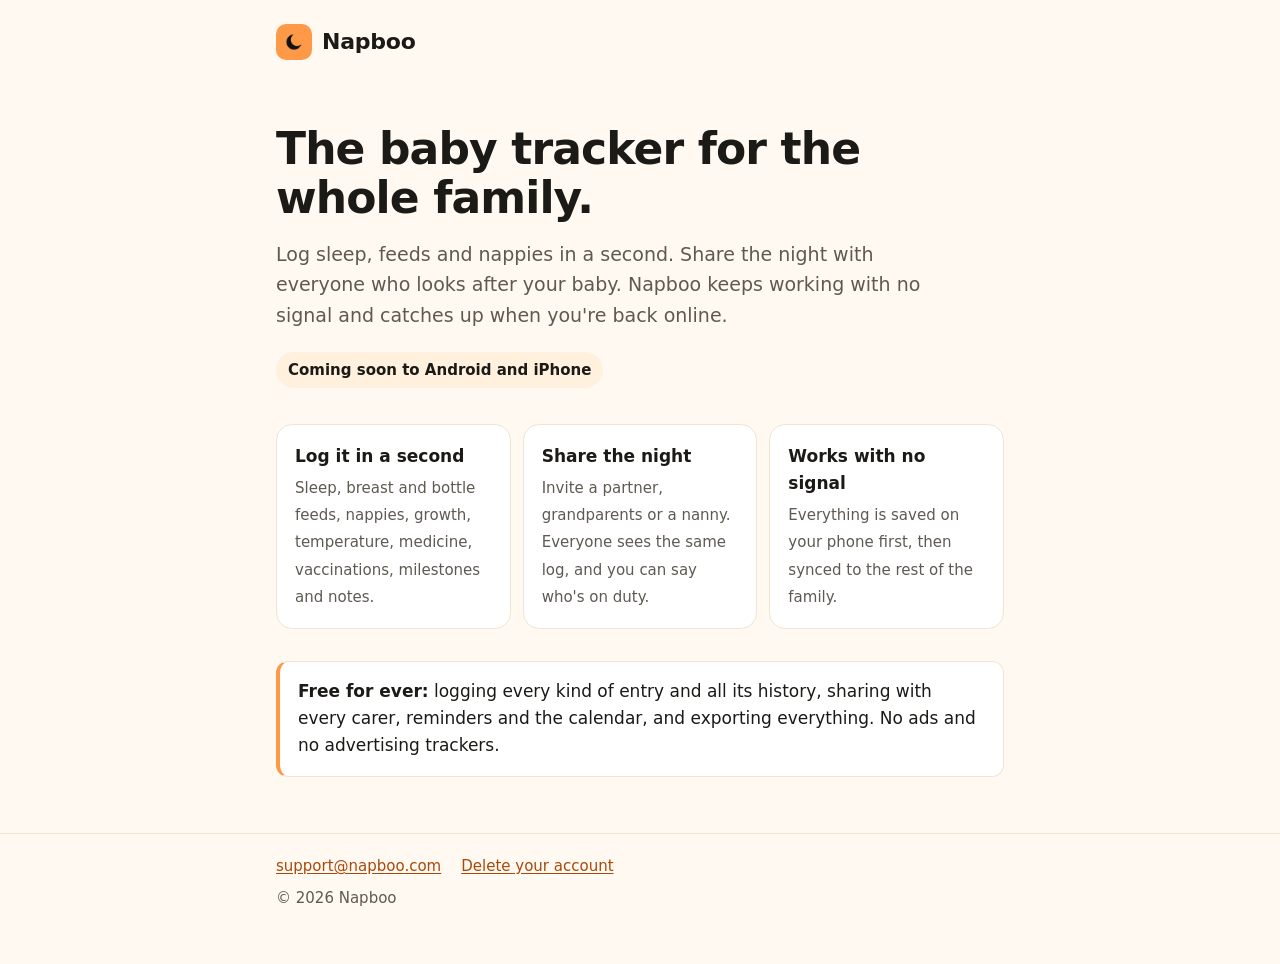
<file: index.html>
<!doctype html>
<html lang="en-GB">
<head>
<meta charset="utf-8">
<meta name="viewport" content="width=device-width,initial-scale=1">
<title>Napboo, the baby tracker for the whole family</title>
<meta name="description" content="Log sleep, feeds and nappies in a second, share the night with everyone who looks after your baby, and keep going with no signal.">
<meta name="theme-color" content="#FE9947">
<link rel="icon" type="image/png" href="favicon.png">
<link rel="apple-touch-icon" href="apple-touch-icon.png">
<link rel="stylesheet" href="site.css">
</head>
<body>
<header class="site">
  <div class="wrap">
    <a class="brand" href="./"><img src="icon-192.png" alt="" width="36" height="36">Napboo</a>
  </div>
</header>
<main>
  <div class="wrap">
    <h1>The baby tracker for the whole family.</h1>
    <p class="lede">Log sleep, feeds and nappies in a second. Share the night with everyone
    who looks after your baby. Napboo keeps working with no signal and catches up when
    you're back online.</p>
    <p class="status">Coming soon to Android and iPhone</p>

    <ul class="features">
      <li><strong>Log it in a second</strong>
        <span>Sleep, breast and bottle feeds, nappies, growth, temperature, medicine,
        vaccinations, milestones and notes.</span></li>
      <li><strong>Share the night</strong>
        <span>Invite a partner, grandparents or a nanny. Everyone sees the same log,
        and you can say who's on duty.</span></li>
      <li><strong>Works with no signal</strong>
        <span>Everything is saved on your phone first, then synced to the rest of the
        family.</span></li>
    </ul>

    <div class="free">
      <p><strong>Free for ever:</strong> logging every kind of entry and all its history,
      sharing with every carer, reminders and the calendar, and exporting everything.
      No ads and no advertising trackers.</p>
    </div>
  </div>
</main>
<footer class="site">
  <div class="wrap">
    <nav aria-label="Footer">
      <a href="mailto:support@napboo.com">support@napboo.com</a>
      <a href="delete-account.html">Delete your account</a>
    </nav>
    <p>&copy; 2026 Napboo</p>
  </div>
</footer>
</body>
</html>
</file>
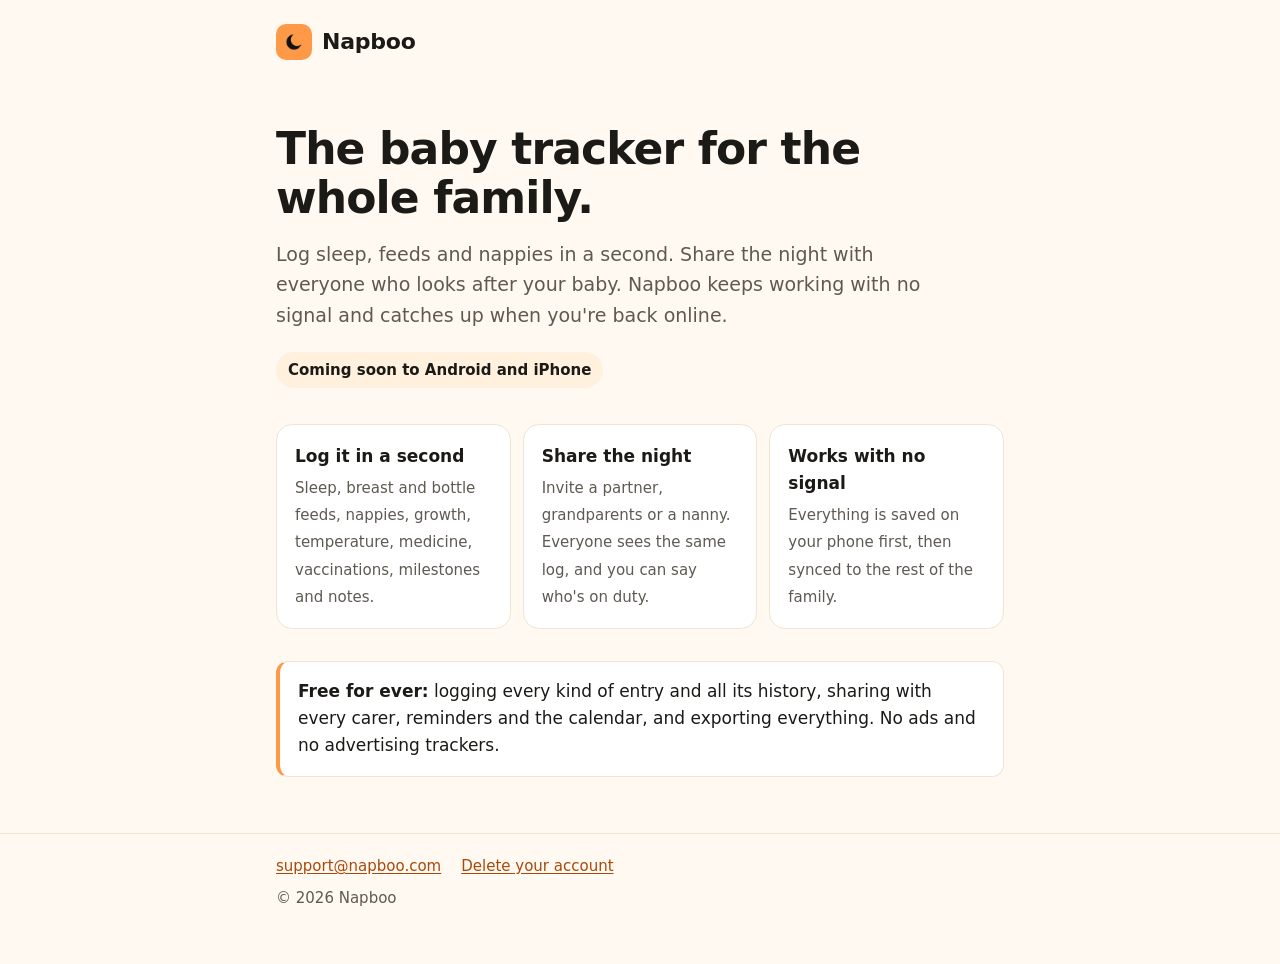
<file: public/index.html>
<!doctype html>
<html lang="en-GB">
<head>
<meta charset="utf-8">
<meta name="viewport" content="width=device-width,initial-scale=1">
<title>Napboo, the baby tracker for the whole family</title>
<meta name="description" content="Log sleep, feeds and nappies in a second, share the night with everyone who looks after your baby, and keep going with no signal.">
<meta name="theme-color" content="#FE9947">
<link rel="alternate" hreflang="en-GB" href="https://napboo.co.uk/">
<link rel="alternate" hreflang="en" href="https://napboo.com/">
<link rel="alternate" hreflang="x-default" href="https://napboo.com/">
<link rel="icon" type="image/png" href="favicon.png">
<link rel="apple-touch-icon" href="apple-touch-icon.png">
<link rel="stylesheet" href="site.css">
</head>
<body>
<header class="site">
  <div class="wrap">
    <a class="brand" href="./"><img src="icon-192.png" alt="" width="36" height="36">Napboo</a>
  </div>
</header>
<main>
  <div class="wrap">
    <h1>The baby tracker for the whole family.</h1>
    <p class="lede">Log sleep, feeds and nappies in a second. Share the night with everyone
    who looks after your baby. Napboo keeps working with no signal and catches up when
    you're back online.</p>
    <p class="status">Coming soon to Android and iPhone</p>

    <ul class="features">
      <li><strong>Log it in a second</strong>
        <span>Sleep, breast and bottle feeds, nappies, growth, temperature, medicine,
        vaccinations, milestones and notes.</span></li>
      <li><strong>Share the night</strong>
        <span>Invite a partner, grandparents or a nanny. Everyone sees the same log,
        and you can say who's on duty.</span></li>
      <li><strong>Works with no signal</strong>
        <span>Everything is saved on your phone first, then synced to the rest of the
        family.</span></li>
    </ul>

    <div class="free">
      <p><strong>Free for ever:</strong> logging every kind of entry and all its history,
      sharing with every carer, reminders and the calendar, and exporting everything.
      No ads and no advertising trackers.</p>
    </div>
  </div>
</main>
<footer class="site">
  <div class="wrap">
    <nav aria-label="Footer">
      <a href="mailto:support@napboo.com">support@napboo.com</a>
      <a href="delete-account">Delete your account</a>
    </nav>
    <p>&copy; 2026 Napboo</p>
  </div>
</footer>
</body>
</html>
</file>
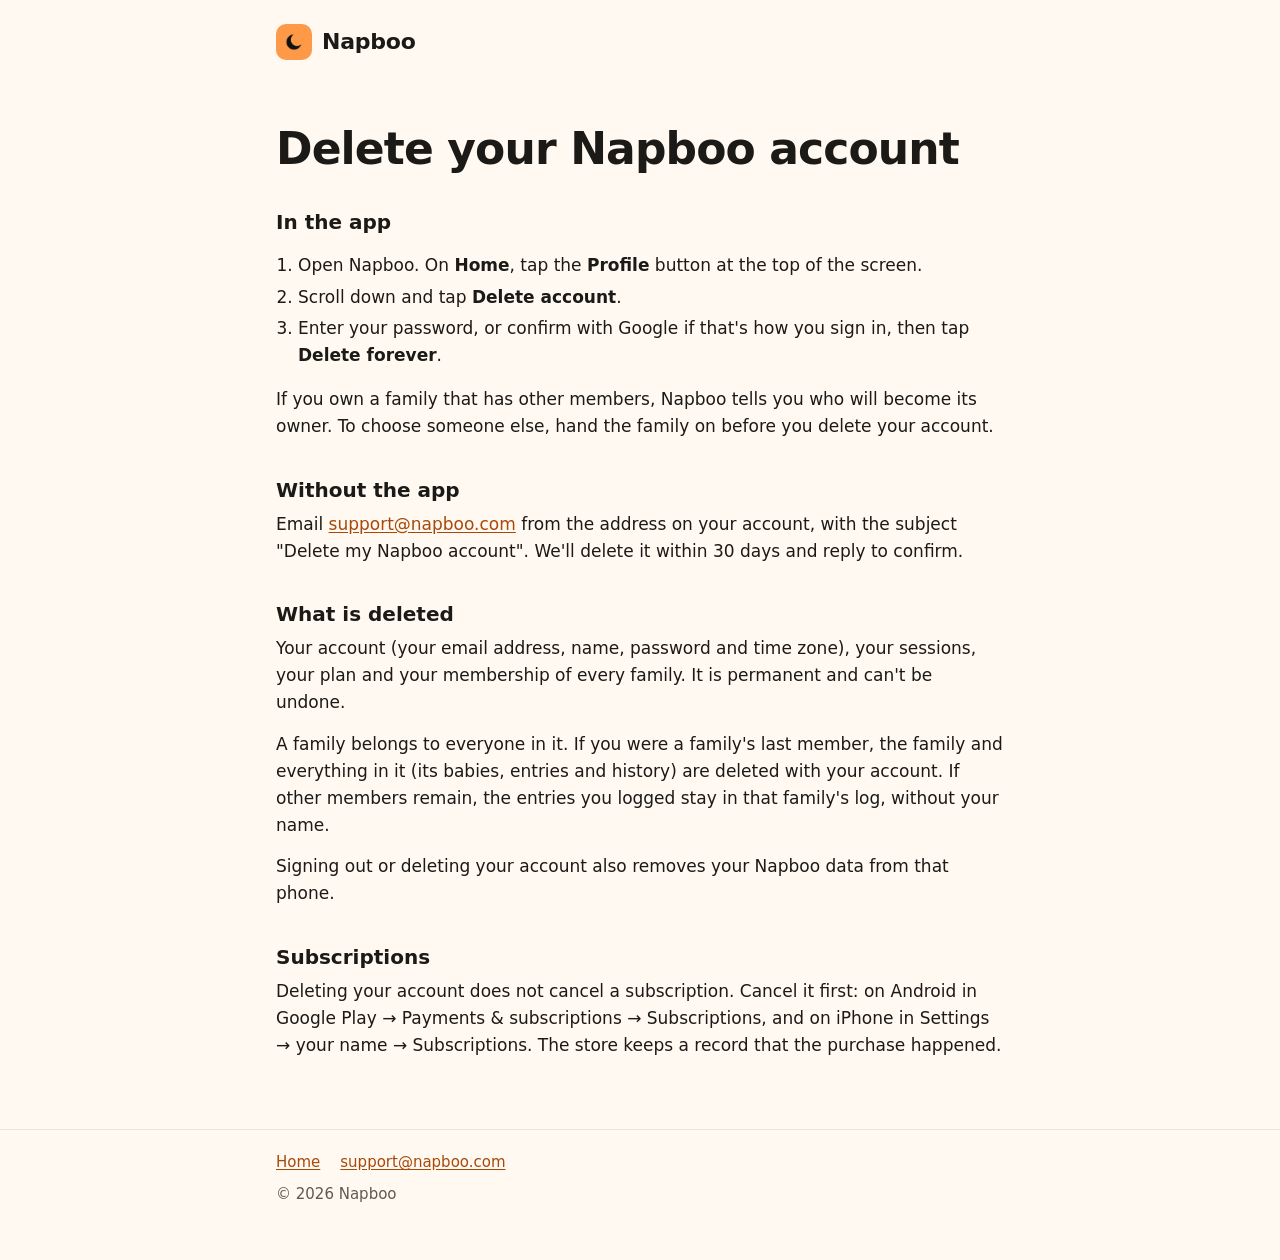
<file: delete-account.html>
<!doctype html>
<html lang="en-GB">
<head>
<meta charset="utf-8">
<meta name="viewport" content="width=device-width,initial-scale=1">
<title>Delete your Napboo account</title>
<meta name="description" content="How to delete your Napboo account and what happens to your data.">
<meta name="theme-color" content="#FE9947">
<link rel="icon" type="image/png" href="favicon.png">
<link rel="apple-touch-icon" href="apple-touch-icon.png">
<link rel="stylesheet" href="site.css">
</head>
<body>
<header class="site">
  <div class="wrap">
    <a class="brand" href="./"><img src="icon-192.png" alt="" width="36" height="36">Napboo</a>
  </div>
</header>
<main>
  <div class="wrap">
    <h1>Delete your Napboo account</h1>

    <h2>In the app</h2>
    <ol>
      <li>Open Napboo. On <strong>Home</strong>, tap the <strong>Profile</strong> button at
      the top of the screen.</li>
      <li>Scroll down and tap <strong>Delete account</strong>.</li>
      <li>Enter your password, or confirm with Google if that's how you sign in, then tap
      <strong>Delete forever</strong>.</li>
    </ol>
    <p>If you own a family that has other members, Napboo tells you who will become its
    owner. To choose someone else, hand the family on before you delete your account.</p>

    <h2>Without the app</h2>
    <p>Email <a href="mailto:support@napboo.com?subject=Delete%20my%20Napboo%20account">support@napboo.com</a>
    from the address on your account, with the subject "Delete my Napboo account". We'll
    delete it within 30 days and reply to confirm.</p>

    <h2>What is deleted</h2>
    <p>Your account (your email address, name, password and time zone), your sessions,
    your plan and your membership of every family. It is permanent and can't be undone.</p>
    <p>A family belongs to everyone in it. If you were a family's last member, the family
    and everything in it (its babies, entries and history) are deleted with your account.
    If other members remain, the entries you logged stay in that family's log, without
    your name.</p>
    <p>Signing out or deleting your account also removes your Napboo data from that phone.</p>

    <h2>Subscriptions</h2>
    <p>Deleting your account does not cancel a subscription. Cancel it first: on Android in
    Google Play &rarr; Payments &amp; subscriptions &rarr; Subscriptions, and on iPhone in
    Settings &rarr; your name &rarr; Subscriptions. The store keeps a record that the
    purchase happened.</p>
  </div>
</main>
<footer class="site">
  <div class="wrap">
    <nav aria-label="Footer">
      <a href="./">Home</a>
      <a href="mailto:support@napboo.com">support@napboo.com</a>
    </nav>
    <p>&copy; 2026 Napboo</p>
  </div>
</footer>
</body>
</html>
</file>
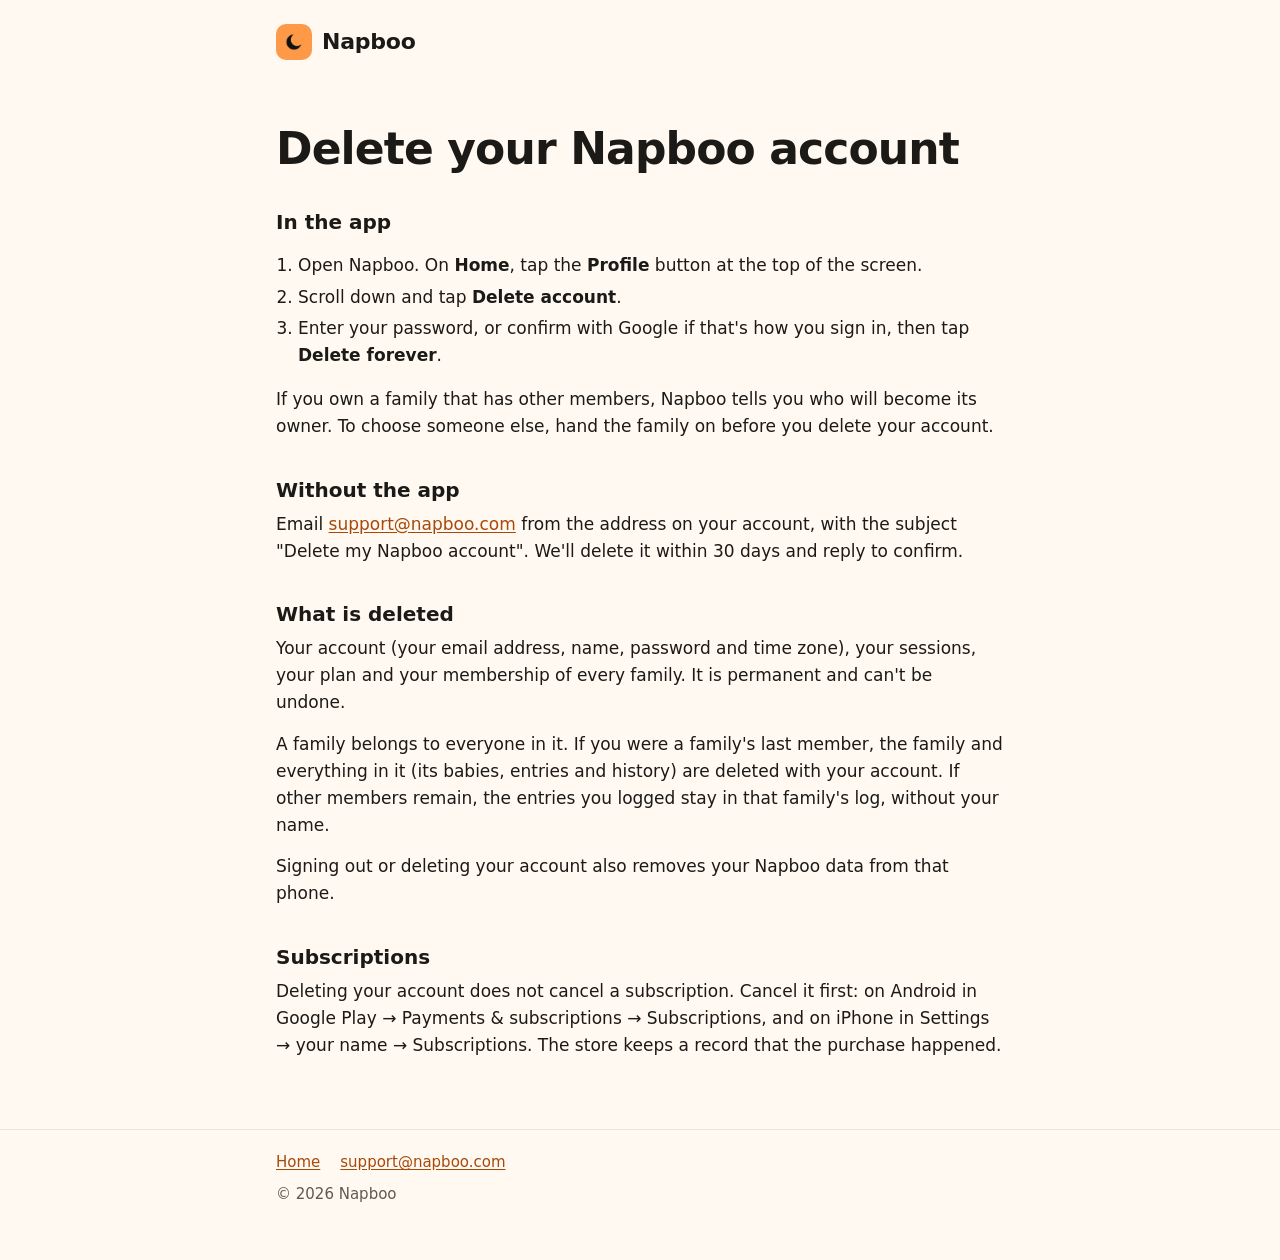
<file: public/delete-account.html>
<!doctype html>
<html lang="en-GB">
<head>
<meta charset="utf-8">
<meta name="viewport" content="width=device-width,initial-scale=1">
<title>Delete your Napboo account</title>
<meta name="description" content="How to delete your Napboo account and what happens to your data.">
<meta name="theme-color" content="#FE9947">
<link rel="alternate" hreflang="en-GB" href="https://napboo.co.uk/delete-account">
<link rel="alternate" hreflang="en" href="https://napboo.com/delete-account">
<link rel="alternate" hreflang="x-default" href="https://napboo.com/delete-account">
<link rel="icon" type="image/png" href="favicon.png">
<link rel="apple-touch-icon" href="apple-touch-icon.png">
<link rel="stylesheet" href="site.css">
</head>
<body>
<header class="site">
  <div class="wrap">
    <a class="brand" href="./"><img src="icon-192.png" alt="" width="36" height="36">Napboo</a>
  </div>
</header>
<main>
  <div class="wrap">
    <h1>Delete your Napboo account</h1>

    <h2>In the app</h2>
    <ol>
      <li>Open Napboo. On <strong>Home</strong>, tap the <strong>Profile</strong> button at
      the top of the screen.</li>
      <li>Scroll down and tap <strong>Delete account</strong>.</li>
      <li>Enter your password, or confirm with Google if that's how you sign in, then tap
      <strong>Delete forever</strong>.</li>
    </ol>
    <p>If you own a family that has other members, Napboo tells you who will become its
    owner. To choose someone else, hand the family on before you delete your account.</p>

    <h2>Without the app</h2>
    <p>Email <a href="mailto:support@napboo.com?subject=Delete%20my%20Napboo%20account">support@napboo.com</a>
    from the address on your account, with the subject "Delete my Napboo account". We'll
    delete it within 30 days and reply to confirm.</p>

    <h2>What is deleted</h2>
    <p>Your account (your email address, name, password and time zone), your sessions,
    your plan and your membership of every family. It is permanent and can't be undone.</p>
    <p>A family belongs to everyone in it. If you were a family's last member, the family
    and everything in it (its babies, entries and history) are deleted with your account.
    If other members remain, the entries you logged stay in that family's log, without
    your name.</p>
    <p>Signing out or deleting your account also removes your Napboo data from that phone.</p>

    <h2>Subscriptions</h2>
    <p>Deleting your account does not cancel a subscription. Cancel it first: on Android in
    Google Play &rarr; Payments &amp; subscriptions &rarr; Subscriptions, and on iPhone in
    Settings &rarr; your name &rarr; Subscriptions. The store keeps a record that the
    purchase happened.</p>
  </div>
</main>
<footer class="site">
  <div class="wrap">
    <nav aria-label="Footer">
      <a href="./">Home</a>
      <a href="mailto:support@napboo.com">support@napboo.com</a>
    </nav>
    <p>&copy; 2026 Napboo</p>
  </div>
</footer>
</body>
</html>
</file>
<file: site.css>
:root {
  --paper: #FFF9F2;
  --card: #FFFFFF;
  --ink: #1B1A17;
  --muted: #5E5A52;
  --line: #F2E4D4;
  --orange: #FE9947;
  --link: #A8490A;
  --night: #5C5AFE;
  --tile: #FFF1DE;
}
@media (prefers-color-scheme: dark) {
  :root {
    --paper: #141318;
    --card: #1D1C22;
    --ink: #F4F1EA;
    --muted: #B8B3AA;
    --line: #2C2A31;
    --link: #FEB171;
    --night: #9C9BFF;
    --tile: #2A2420;
  }
}
* { box-sizing: border-box; }
html { -webkit-text-size-adjust: 100%; }
body {
  margin: 0;
  background: var(--paper);
  color: var(--ink);
  font: 17px/1.6 system-ui, -apple-system, "Segoe UI", Roboto, "Helvetica Neue", Arial, sans-serif;
}
a { color: var(--link); text-underline-offset: 2px; }
a:focus-visible { outline: 3px solid var(--orange); outline-offset: 2px; border-radius: 4px; }
.wrap { max-width: 760px; margin: 0 auto; padding: 0 16px; }
header.site { padding: 24px 0; }
.brand { display: inline-flex; align-items: center; gap: 10px; color: var(--ink); text-decoration: none;
         font-weight: 800; font-size: 22px; letter-spacing: -0.01em; }
.brand img { width: 36px; height: 36px; border-radius: 10px; }
main { padding: 8px 0 56px; }
h1 { font-size: clamp(30px, 6vw, 44px); line-height: 1.12; letter-spacing: -0.02em; margin: 24px 0 16px; }
h2 { font-size: 20px; line-height: 1.3; margin: 36px 0 8px; }
p { margin: 0 0 14px; }
.lede { font-size: 19px; color: var(--muted); max-width: 36em; }
.status { display: inline-block; margin: 8px 0 0; padding: 6px 12px; border-radius: 999px;
          background: var(--tile); color: var(--ink); font-size: 15px; font-weight: 600; }
.features { display: grid; grid-template-columns: repeat(auto-fit, minmax(200px, 1fr)); gap: 12px; margin: 32px 0 8px;
            padding: 0; list-style: none; }
.features li { background: var(--card); border: 1px solid var(--line); border-radius: 16px; padding: 18px; }
.features strong { display: block; font-size: 17px; margin-bottom: 4px; }
.features span { color: var(--muted); font-size: 15px; }
.free { background: var(--card); border: 1px solid var(--line); border-left: 4px solid var(--orange);
        border-radius: 12px; padding: 16px 18px; margin: 28px 0 0; }
.free p:last-child { margin-bottom: 0; }
ol, ul { padding-left: 22px; }
li { margin: 4px 0; }
.muted { color: var(--muted); }
footer.site { border-top: 1px solid var(--line); padding: 20px 0 40px; color: var(--muted); font-size: 15px; }
footer.site nav { display: flex; flex-wrap: wrap; gap: 8px 20px; margin-bottom: 8px; }
</file>
<file: public/site.css>
:root {
  --paper: #FFF9F2;
  --card: #FFFFFF;
  --ink: #1B1A17;
  --muted: #5E5A52;
  --line: #F2E4D4;
  --orange: #FE9947;
  --link: #A8490A;
  --night: #5C5AFE;
  --tile: #FFF1DE;
}
@media (prefers-color-scheme: dark) {
  :root {
    --paper: #141318;
    --card: #1D1C22;
    --ink: #F4F1EA;
    --muted: #B8B3AA;
    --line: #2C2A31;
    --link: #FEB171;
    --night: #9C9BFF;
    --tile: #2A2420;
  }
}
* { box-sizing: border-box; }
html { -webkit-text-size-adjust: 100%; }
body {
  margin: 0;
  background: var(--paper);
  color: var(--ink);
  font: 17px/1.6 system-ui, -apple-system, "Segoe UI", Roboto, "Helvetica Neue", Arial, sans-serif;
}
a { color: var(--link); text-underline-offset: 2px; }
a:focus-visible { outline: 3px solid var(--orange); outline-offset: 2px; border-radius: 4px; }
.wrap { max-width: 760px; margin: 0 auto; padding: 0 16px; }
header.site { padding: 24px 0; }
.brand { display: inline-flex; align-items: center; gap: 10px; color: var(--ink); text-decoration: none;
         font-weight: 800; font-size: 22px; letter-spacing: -0.01em; }
.brand img { width: 36px; height: 36px; border-radius: 10px; }
main { padding: 8px 0 56px; }
h1 { font-size: clamp(30px, 6vw, 44px); line-height: 1.12; letter-spacing: -0.02em; margin: 24px 0 16px; }
h2 { font-size: 20px; line-height: 1.3; margin: 36px 0 8px; }
p { margin: 0 0 14px; }
.lede { font-size: 19px; color: var(--muted); max-width: 36em; }
.status { display: inline-block; margin: 8px 0 0; padding: 6px 12px; border-radius: 999px;
          background: var(--tile); color: var(--ink); font-size: 15px; font-weight: 600; }
.features { display: grid; grid-template-columns: repeat(auto-fit, minmax(200px, 1fr)); gap: 12px; margin: 32px 0 8px;
            padding: 0; list-style: none; }
.features li { background: var(--card); border: 1px solid var(--line); border-radius: 16px; padding: 18px; }
.features strong { display: block; font-size: 17px; margin-bottom: 4px; }
.features span { color: var(--muted); font-size: 15px; }
.free { background: var(--card); border: 1px solid var(--line); border-left: 4px solid var(--orange);
        border-radius: 12px; padding: 16px 18px; margin: 28px 0 0; }
.free p:last-child { margin-bottom: 0; }
ol, ul { padding-left: 22px; }
li { margin: 4px 0; }
.muted { color: var(--muted); }
footer.site { border-top: 1px solid var(--line); padding: 20px 0 40px; color: var(--muted); font-size: 15px; }
footer.site nav { display: flex; flex-wrap: wrap; gap: 8px 20px; margin-bottom: 8px; }
</file>
